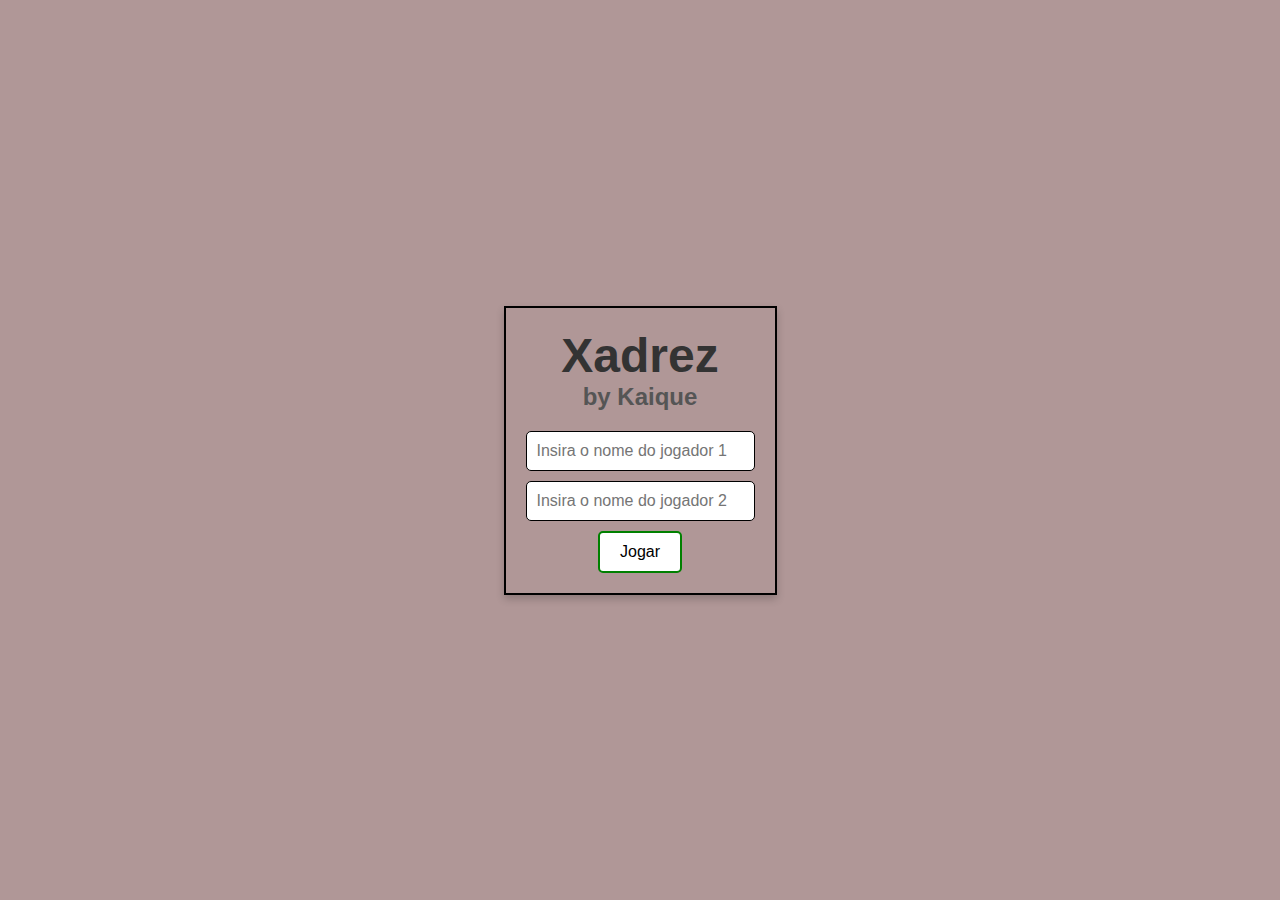
<file: index.html>
<!DOCTYPE html>
<html lang="pt-BR">
<head>
    <meta charset="UTF-8">
    <meta name="viewport" content="width=device-width, initial-scale=1.0">
    <title>Xadrez by Kaique</title>
    <link rel="stylesheet" href="css/playermenu.css">
</head>
<body>
    <div class="container">
        <h1>Xadrez</h1>
        <h2>by Kaique</h2>
        <form id="form">
            <input type="text" id="player1" name="player1" placeholder="Insira o nome do jogador 1" required>
            <input type="text" id="player2" name="player2" placeholder="Insira o nome do jogador 2" required>
            <button type="submit">Jogar</button>
        </form>
    </div>

    <script src="js/jogadores.js"></script>
</body>
</html>
</file>
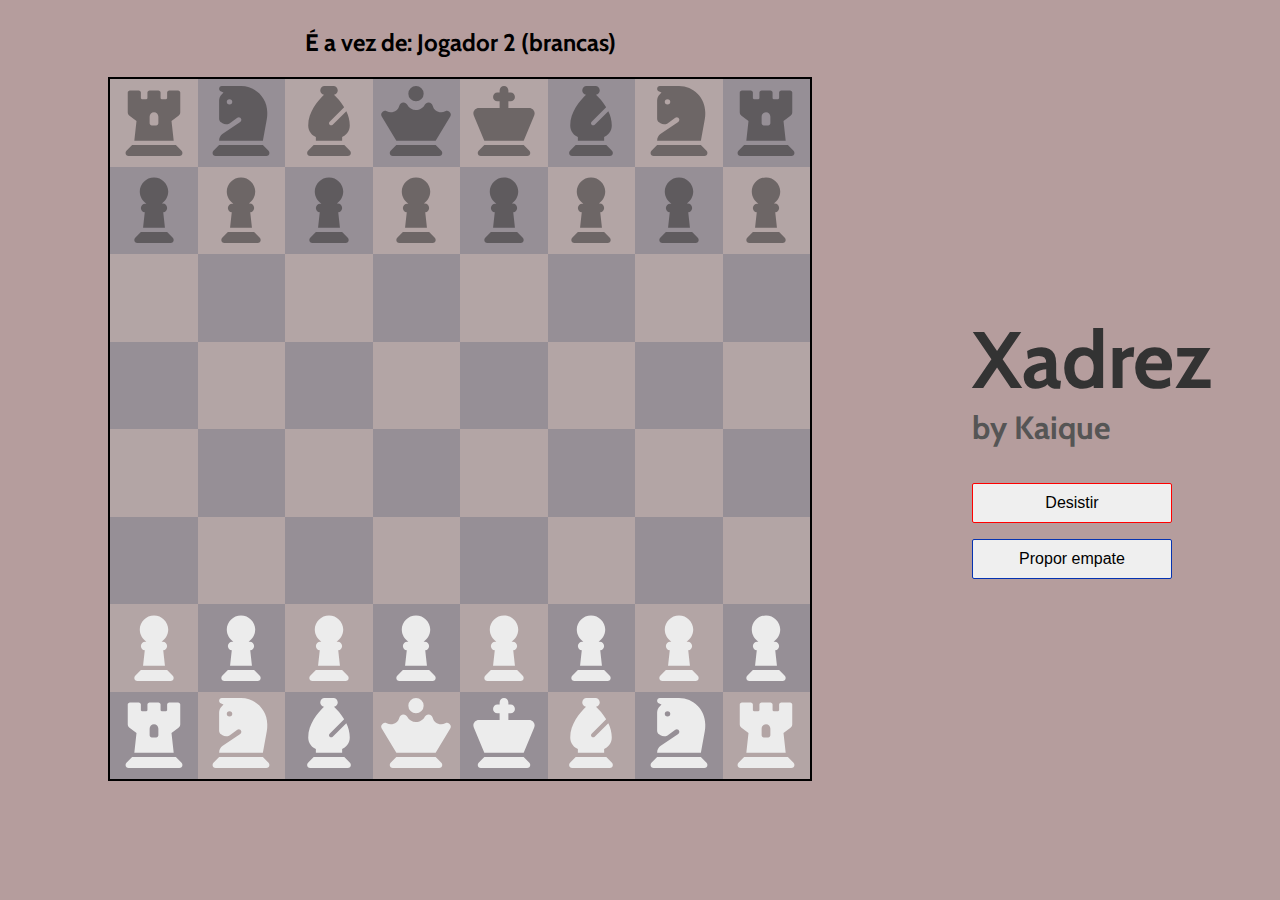
<file: main.html>
<!DOCTYPE html>
<html lang="en">

<head>
    <meta charset="UTF-8">
    <meta name="viewport" content="width=device-width, initial-scale=1.0">
    <link rel="stylesheet" href="css/style.css">
    <link rel="shortcut icon" href="img/chess.png" type="image/x-icon">
    <title>Projeto Xadrez Kaique</title>
</head>

<body>
    <div class="jogo">
        <p id="vezJogador">É a vez de: <span id="player"></span></p>
        <div id="gameboard">
            <div class="vitoria" id="vitoria-display" style="display: none;">
                <h1 id="titulo-informacao"></h1>
                <p id="mensagem-vencedor"></p>
                <button onclick="reiniciarJogo()">Jogar novamente?</button>
            </div>
            
        </div>
        <p id="info-display"></p>
    </div>
    <div class="adicionais">
        <div>
            <div class="titulo">
                <h1>Xadrez</h1>
                <h2>by Kaique</h2>
            </div>
        </div>
        <button class="adicional" id="desistir">Desistir</button>
        <button class="adicional" id="empate">Propor empate</button>
    </div>
    <script src="js/pecas.js"></script>
    <script src="js/renderizarTabela.js"></script>
    <script src="js/girarTabuleiro.js"></script>
    <script src="js/pecas/movimentoPeao.js"></script>
    <script src="js/pecas/movimentoCavalo.js"></script>
    <script src="js/pecas/movimentoBispo.js"></script>
    <script src="js/pecas/movimentoTorre.js"></script>
    <script src="js/pecas/movimentoRei.js"></script>
    <script src="js/pecas/analisaXeque.js"></script>
    <script src="js/dragMobile.js"></script>
    <script src="js/drags.js"></script>
</body>

</html>
</file>
<file: css/playermenu.css>
* {
    box-sizing: border-box;
    margin: 0;
    padding: 0;
}

body {
    font-family: Arial, sans-serif;
    background-color: #b09797;
    display: flex;
    justify-content: center;
    align-items: center;
    height: 100vh;
}

.container {
    text-align: center;
    padding: 20px;
    border: 2px solid #000;
    background-color: #b09797;
    box-shadow: 0px 4px 8px rgba(0, 0, 0, 0.2);
}

h1 {
    font-size: 3rem;
    color: #333;
}

h2 {
    font-size: 1.5rem;
    color: #555;
    margin-bottom: 20px;
}

form {
    display: flex;
    flex-direction: column;
    gap: 10px;
}

input[type="text"] {
    padding: 10px;
    font-size: 1rem;
    border: 1px solid #000;
    border-radius: 5px;
    width: 100%;
    max-width: 300px;
    margin: 0 auto;
}

button {
    padding: 10px 20px;
    font-size: 1rem;
    background-color: white;
    border: 2px solid green;
    border-radius: 5px;
    cursor: pointer;
    margin: 0 auto;
    max-width: 150px;
}

button:hover {
    background-color: #e6e6e6;
}

@media (max-width: 600px) {
    h1 {
        font-size: 2rem;
    }

    h2 {
        font-size: 1.2rem;
    }

    input[type="text"], button {
        font-size: 0.9rem;
        max-width: 100%;
    }
}
</file>
<file: css/style.css>
@import url('https://fonts.googleapis.com/css2?family=Cabin:ital,wght@0,400..700;1,400..700&family=Pacifico&family=Updock&display=swap');

body {
    background-color: #b59d9d;
    display: flex;
    justify-content: center;
    align-items: center;
    gap: 10em;
    font-family: "Cabin", sans-serif;
    flex-wrap: wrap;
}

h1,
h2 {
    margin: 0;
}

h1 {
    font-size: 5rem;
    color: #333;
}

h2 {
    font-size: 2rem;
    color: #555;
    margin-bottom: 20px;
}

p {
    margin: 0;
    padding: 0;
    font-size: 1.5em;
}
.main {
    display: none;
}

.adicionais {
    display: flex;
    flex-direction: column;
    gap: 1em;
    width: 200px;
}

.adicional {
    padding: 10px;
    border-radius: 2px;
    cursor: pointer;
}

#player {
    height: 300px;
}

#vezJogador {
    font-weight: bold;
    text-align: center;
    margin: 20px 0;
}

#desistir {
    border: 1px solid red;
}

#desistir:hover {
    transition: 0.5s ease;
    color: white;
    background-color: rgb(168, 64, 64);
}

#empate {
    border: 1px solid rgb(5, 51, 177);
}

#empate:hover {
    transition: 0.5s ease;
    color: white;
    background-color: rgba(52, 52, 207, 0.534);
}

#gameboard {
    margin-top: 20px;
    width: 100%;
    max-width: 700px;
    height: auto;
    aspect-ratio: 1 / 1;
    background-color: black;
    display: flex;
    flex-wrap: wrap;
    border: 2px solid black;
}

.quadrado {
    height: 12.5%;
    width: 12.5%;
    position: relative;
}

.quadrado {
    display: flex;
    justify-content: center;
    align-items: center;
}
.quadrado svg {
    height: 70px;
    width: 70px;
    margin: 5px;
    position: relative;
    z-index: -9;
}

#info-display {
    height: 100px;
}

#info-display.hidden {
    opacity: 0;
}

path {
    position: relative;
    z-index: -10
}

.piece {
    position: relative;
    z-index: 9;
}

.claro {
    background-color: #b3a5a5;
}

.escuro {
    background-color: #968f96;
}

.selecionado {
    background-color: red;
}

.escuras {
    opacity: 0.5;
    fill: #292828
}

.brancas {
    fill: #ececec
}

.vitoria {
    position: absolute;
    top: 0;
    left: 0;
    width: 100%;
    height: 100%;
    background-color: rgba(99, 95, 95, 0.7);
    color: white;
    display: flex;
    flex-direction: column;
    justify-content: center;
    align-items: center;
    z-index: 10;
    text-align: center;
}

.vitoria h1 {
    font-size: 7rem;
    margin: 0;
}

.vitoria p {
    font-size: 3rem;
}

.vitoria button {
    padding: 10px 20px;
    font-size: 1.2rem;
    cursor: pointer;
    font-size: 1.5rem;
    border: 1px solid rgba(52, 52, 207, 0.534);
}

.vitoria button:hover {
    transition: 0.5s ease;
    color: white;
    background-color: rgba(9, 190, 39, 0.534);
}

#mensagem-vencedor {
    margin-bottom: 25px;
}

button {
    font-size: 1em;
}

@media (max-width: 768px) {
    h1 {
        display: none;
    }

    h2 {
        display: none;
    }

    body {
        flex-direction: column;
        gap: 1em;
    }

    .adicionais {
        order: 2;
        width: 100%;
        align-items: center;
    }

    #gameboard {
        order: 1;
        width: 100%;
        max-width: none;
    }

    .quadrado {
        display: flex;
        align-items: center;
        justify-content: center;
    }

    .quadrado svg {
        height: 40px;
        width: 40px;
        margin: 2px;
        position: relative;
        z-index: -9;
    }

    #vezJogador {
        width: auto;
    }
}
</file>
